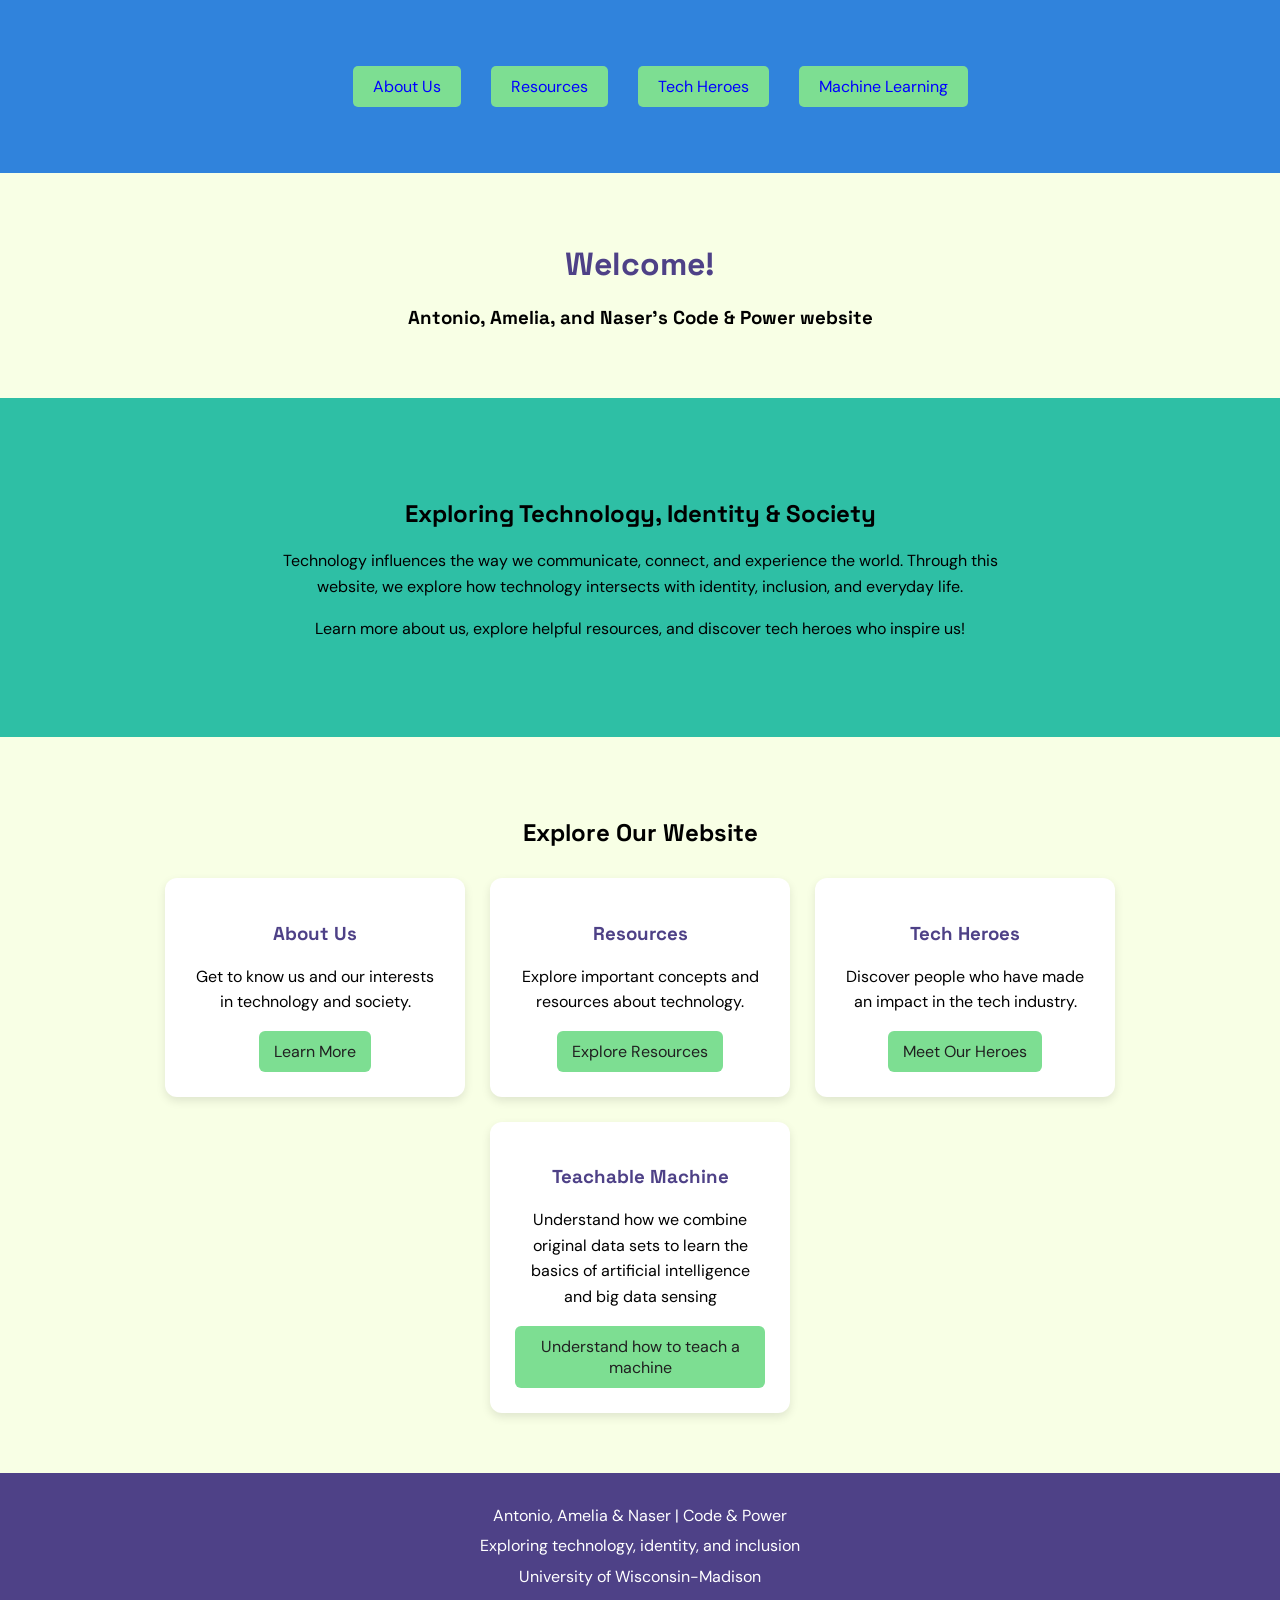
<file: index.html>
<!DOCTYPE html>
<html lang="en">
<head>
    <meta charset="UTF-8">
    <title>Project #2</title>
	<!--Links this page to the style page AC-->
    <link rel="stylesheet" href="styles.css">
</head>
	
<!-- This is the splash/welcome page AR -->
<body class="index"> 
	
	<!-- The navigation bar AR -->
    <nav aria-label="Main navigation" class="site-nav">
        <ul>
			<!-- Link to the About Us page AR -->
            <li><a class="nav-button" href="aboutus.html">About Us</a></li> <!--Class so we can style the specific buttons AC-->
			<!-- Link to the resources page AR -->
            <li><a class="nav-button" href="resources.html">Resources</a></li> <!--Class so we can style the specific buttons AC-->
			<!-- Link to the tech heroes page AR -->
            <li><a class="nav-button" href="techheroes.html">Tech Heroes</a></li> <!--Class so we can style the specific buttons AC-->
			<!-- Link to the machine learning page AR -->
            <li><a class="nav-button" href="machinelearning.html">Machine Learning</a></li> <!--Class so we can style the specific buttons AC-->
        </ul>
    </nav>
	
	<!-- The main header and first impression of the website AR -->
	<header class="welcome">
	    <h1>Welcome!</h1>
	    <h3>Antonio, Amelia, and Naser's Code & Power website</h3> <!--Smaller header to distinguish from the actual title AC-->
	</header>

    <main>
		<!-- This is the subheader AR -->
		<!-- It has a class so we can style it AC-->
	    <section class="hero">
	  		<div class="hero-content container">
			    <h2>Exploring Technology, Identity & Society</h2>
			
			    <p class="hero-subhead">
			      Technology influences the way we communicate,
			      connect, and experience the world. Through
			      this website, we explore how technology
			      intersects with identity, inclusion, and
			      everyday life.
			    </p>
			
			    <p>
			      Learn more about us, explore helpful resources,
			      and discover tech heroes who inspire us!
			    </p>
	 		 </div>
		</section>
		<section class="explore">
  		<h2>Explore Our Website</h2>

 		 <div class="card-container">
		
		    <div class="card">
		      <h3>About Us</h3>
		      <p>Get to know us and our interests
		         in technology and society.</p>
		      <a href="aboutus.html">Learn More</a>
		    </div>
		
		    <div class="card">
		      <h3>Resources</h3>
		      <p>Explore important concepts and
		         resources about technology.</p>
		      <a href="resources.html">Explore Resources</a>
		    </div>
		
		    <div class="card">
		      <h3>Tech Heroes</h3>
		      <p>Discover people who have made
		         an impact in the tech industry.</p>
		      <a href="techheroes.html">Meet Our Heroes</a>
		    </div>

			 <div class="card">
				 <h3>Teachable Machine</h3>
				 <p>Understand how we  combine original data sets to 
					 learn the basics of artificial intelligence and big data sensing</p>
				 <a href="machinelearning.html">Understand how to teach a machine</a>
			 </div>
		
		  </div>
</section>
    </main>
	<footer>
	  <p>Antonio, Amelia & Naser | Code & Power</p>
	  <p>Exploring technology, identity, and inclusion</p>
	  <p>University of Wisconsin-Madison</p>
	</footer>
</body>
</html>
</file>
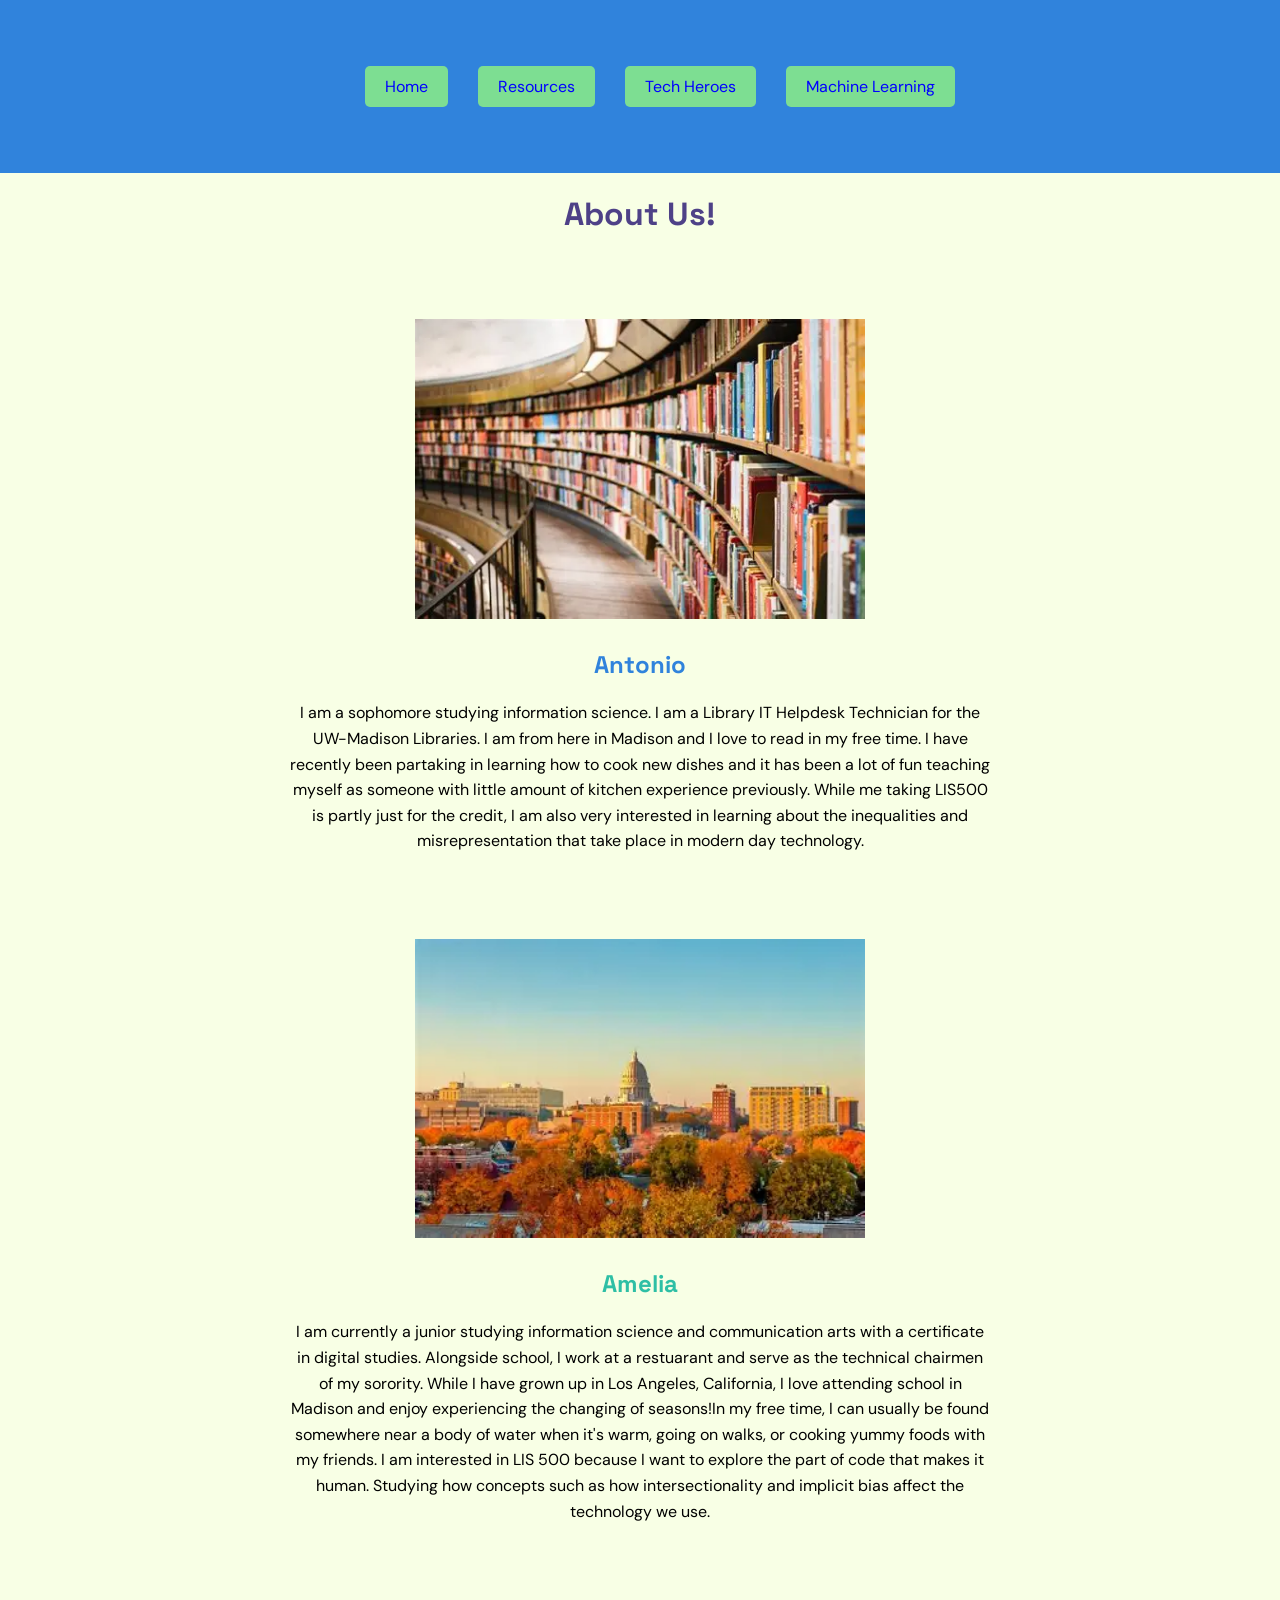
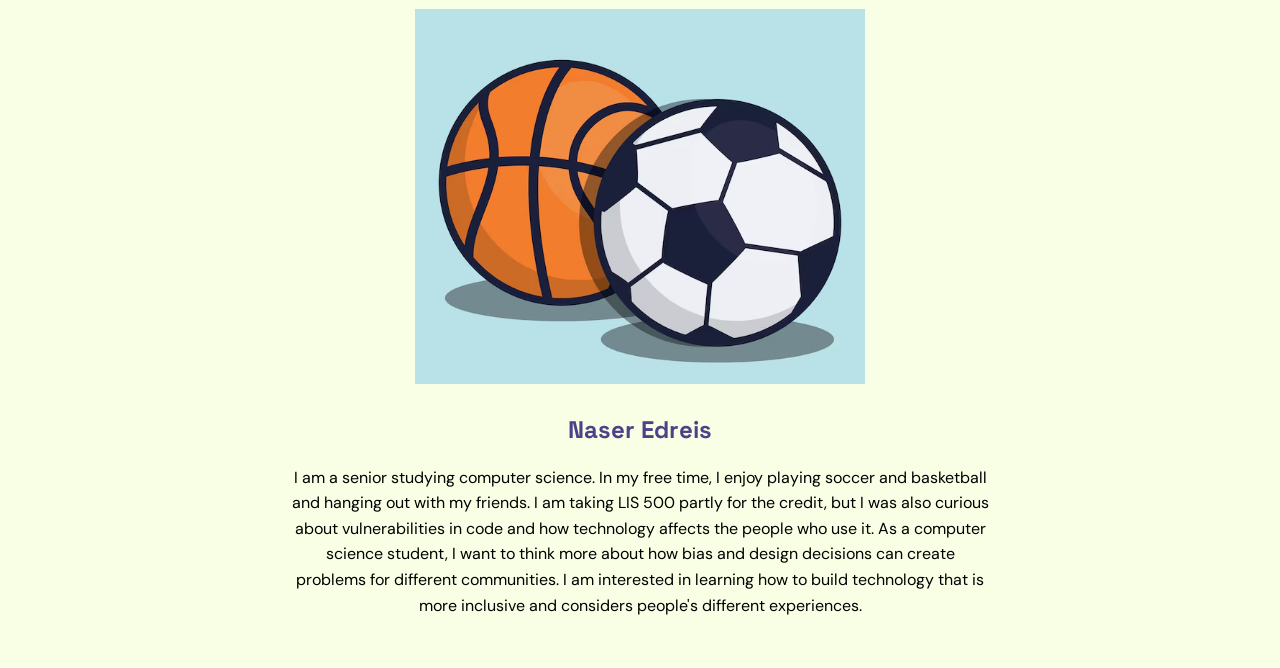
<file: aboutus.html>
<!DOCTYPE html>
<html lang="en">
<head>
    <meta charset="UTF-8">
    <title>About Us</title>
    <!--Links the style sheet to this page-->
    <link rel="stylesheet" href="styles.css">
</head>

<!-- The About US page to tell the viewers more about ourselves and our backgrounds AR -->
<body class="about-us">

        <nav aria-label="Main navigation" class="site-nav">
        <!--unordered list of buttons for navigating the website AC-->
        <ul>
            <!--Button to the home/index page AC-->
            <li><a class="nav-button" href="index.html">Home</a></li>
            <!--Button to the resources page AC-->
            <li><a class="nav-button" href="resources.html">Resources</a></li>
            <!--Button to the tech heroes page AC-->
            <li><a class="nav-button" href="techheroes.html">Tech Heroes</a></li>
            <!-- Link to the machine learning page AR -->
            <li><a class="nav-button" href="machinelearning.html">Machine Learning</a></li> 
        </ul>
    </nav>

    <main>
        <!-- About US header AR -->
      <h1>
            About Us!
        </h1>
        <!-- Antonio's 'about us' section AR -->
         <img class="about-image" src="library-shelf.webp" alt="Library Bookshelf"> <!-- Image for Antonio's section AC-->
        <h2 class="Antonio-head"> <!-- Makes Antonio's header the selected color AC-->
            Antonio
        </h2>  
        <!-- paragraph explaining his background AR -->
            <p class="bio"> <!-- Gives the paragraph bio class so styles can be used AC-->
            I am a sophomore studying information science. I am a Library IT Helpdesk Technician for the UW-Madison Libraries. I am from here in Madison and I love to read in my free time. I have recently been partaking in learning how to cook new dishes and it has been a lot of fun teaching myself as someone with little amount of kitchen experience previously. While me taking LIS500 is partly just for the credit, I am also very interested in learning about the inequalities and misrepresentation that take place in modern day technology.
            </p>
        <!-- Amelia's 'about us' section AR -->
        <img class="about-image" src="madison-fall.webp" alt="View of Madison during Fall"> <!-- Image for Amelia's section AC-->
        <h2 class="Amelia-head"> <!-- Makes Amelia's header the selected color AC-->
            Amelia
        </h2>
        <!-- paragraph explaining her background AR -->
            <p class="bio"> <!-- Gives the paragraph bio class so styles can be used AC-->
            I am currently a junior studying information science and communication arts with a certificate in digital studies. Alongside school, I work at a restuarant and serve as the technical chairmen of my sorority. While I have grown up in Los Angeles, California, I love attending school in Madison and enjoy experiencing the changing of seasons!In my free time, I can usually be found somewhere near a body of water when it's warm, going on walks, or cooking yummy foods with my friends. I am interested in LIS 500 because I want to explore the part of code that makes it human. Studying how concepts such as how intersectionality and implicit bias affect the technology we use.  
            </p>
        <!-- Naser's about us section NE -->
        <!-- Soccer and basketball image for Naser's section NE -->
        <img class="about-image" src="soccer-basketball.png" alt="Illustration of a basketball and a soccer ball">
        <h2 class="Naser-head">Naser Edreis</h2>
        <!-- Background, interests, and reasons for taking LIS 500 NE -->
        <p class="bio">
            I am a senior studying computer science. In my free time, I enjoy playing soccer and basketball and hanging out with my friends. I am taking LIS 500 partly for the credit, but I was also curious about vulnerabilities in code and how technology affects the people who use it. As a computer science student, I want to think more about how bias and design decisions can create problems for different communities. I am interested in learning how to build technology that is more inclusive and considers people's different experiences.
        </p>
    </main>
</body>
</file>
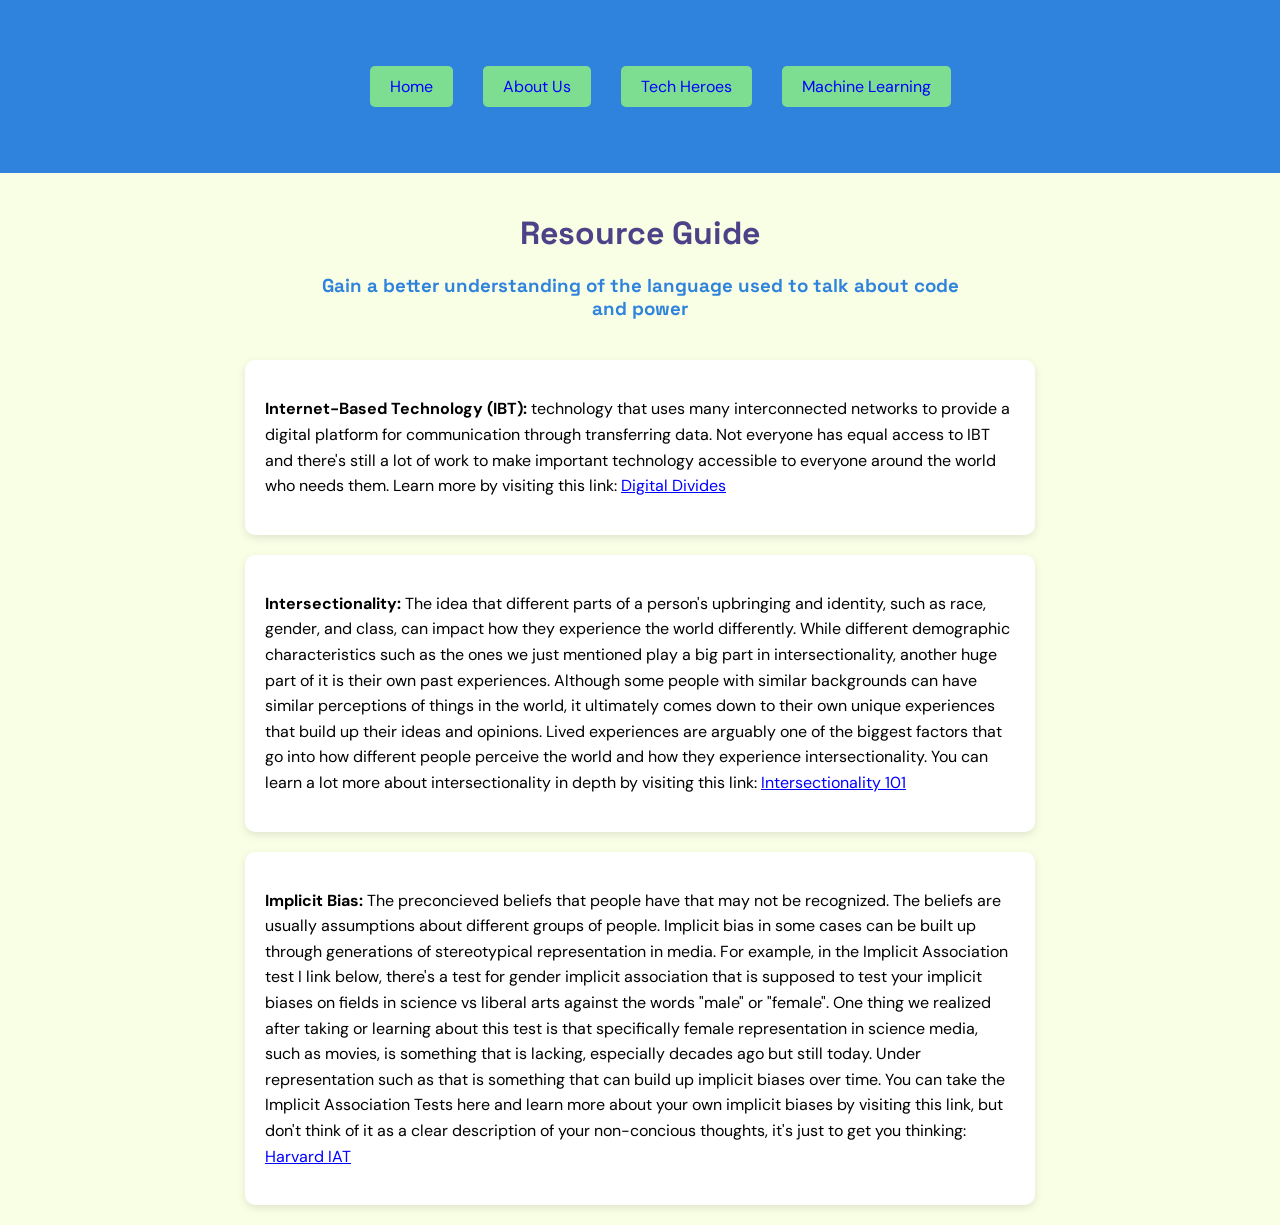
<file: resources.html>
<!DOCTYPE html>
<html lang="en">
<head>
    <meta charset="UTF-8">
    <title>Project #2</title>
    <link rel="stylesheet" href="styles.css">
</head>
<!-- This is the resources page/guide AR -->
<body class="resources"> 

      <nav aria-label="Main navigation" class="site-nav">
        <!--unordered list for navigation buttons AC-->
        <ul>
            <!--The button for the home/index page AC-->
            <li><a class="nav-button" href="index.html">Home</a></li>
            <!--The button for the about us page AC-->
            <li><a class="nav-button" href="aboutus.html">About Us</a></li>
            <!--The button for the tech heroes page AC-->
            <li><a class="nav-button" href="techheroes.html">Tech Heroes</a></li>
            <!-- Link to the machine learning page AR -->
            <li><a class="nav-button" href="machinelearning.html">Machine Learning</a></li>
        </ul>
    </nav>

    <!-- Resources header AR -->
    <h1>
        Resource Guide
    </h1>
    <!-- Resouurces subheader AR -->
    
    <h3>
      Gain a better understanding of the language used
      to talk about code and power
    </h3>
    <main>
        
    <!-- Definitions that provide more insight on code and power AR -->
    <!-- Each denifition term is bolded AR -->
        
        <!-- definition for internet based technology AR -->
        <!-- class to seperate each definition into a box AR -->
        
        <div class="definition-box">
            <p>
              <strong>Internet-Based Technology (IBT):</strong>
                technology that uses many interconnected networks to provide a digital platform for communication through transferring data. Not everyone has equal access to IBT and there's still a lot of work to make important technology accessible to everyone around the world who needs them. Learn more by visiting this link:
              <!--A link to the OECD website on digital divides AC-->
              <a target="_blank" href="https://www.oecd.org/en/topics/digital-divides.html">Digital Divides</a>
            </p>
        </div>

        <div class="definition-box">
        <!-- Definition for intersectionality AR -->
        <p> 
          <strong>Intersectionality:</strong> 
            The idea that different parts of a person's upbringing and identity, such as race, gender, and class, can impact how they experience the world differently. While different demographic characteristics such as the ones we just mentioned play a big part in intersectionality, another huge part of it is their own past experiences. Although some people with similar backgrounds can have similar perceptions of things in the world, it ultimately comes down to their own unique experiences that build up their ideas and opinions. Lived experiences are arguably one of the biggest factors that go into how different people perceive the world and how they experience intersectionality. You can learn a lot more about intersectionality in depth by visiting this link:
          <!-- A link to human rights careers website on Intersectionality 101 AC-->
           <a target="_blank" href="https://www.humanrightscareers.com/issues/intersectionality-101-definition-facts-and-examples/">Intersectionality 101</a>
        </p>
        </div>

        <div class="definition-box">
        <!-- Definition for Implplicit Bias AR -->
        <p>
          <strong>Implicit Bias:</strong>
            The preconcieved beliefs that people have that may not be recognized. The beliefs are usually assumptions about different groups of people. Implicit bias in some cases can be built up through generations of stereotypical representation in media. For example, in the Implicit Association test I link below, there's a test for gender implicit association that is supposed to test your implicit biases on fields in science vs liberal arts against the words "male" or "female". One thing we realized after taking or learning about this test is that specifically female representation in science media, such as movies, is something that is lacking, especially decades ago but still today. Under representation such as that is something that can build up implicit biases over time.  You can take the Implicit Association Tests here and learn more about your own implicit biases by visiting this link, but don't think of it as a clear description of your non-concious thoughts, it's just to get you thinking:
          <!--A link to the harvard implicit association tests AC-->
          <a target="_blank" href="https://implicit.harvard.edu/implicit/selectatest.html">Harvard IAT</a>
        </p>
        </div>
        
    </main>
</body>
</file>
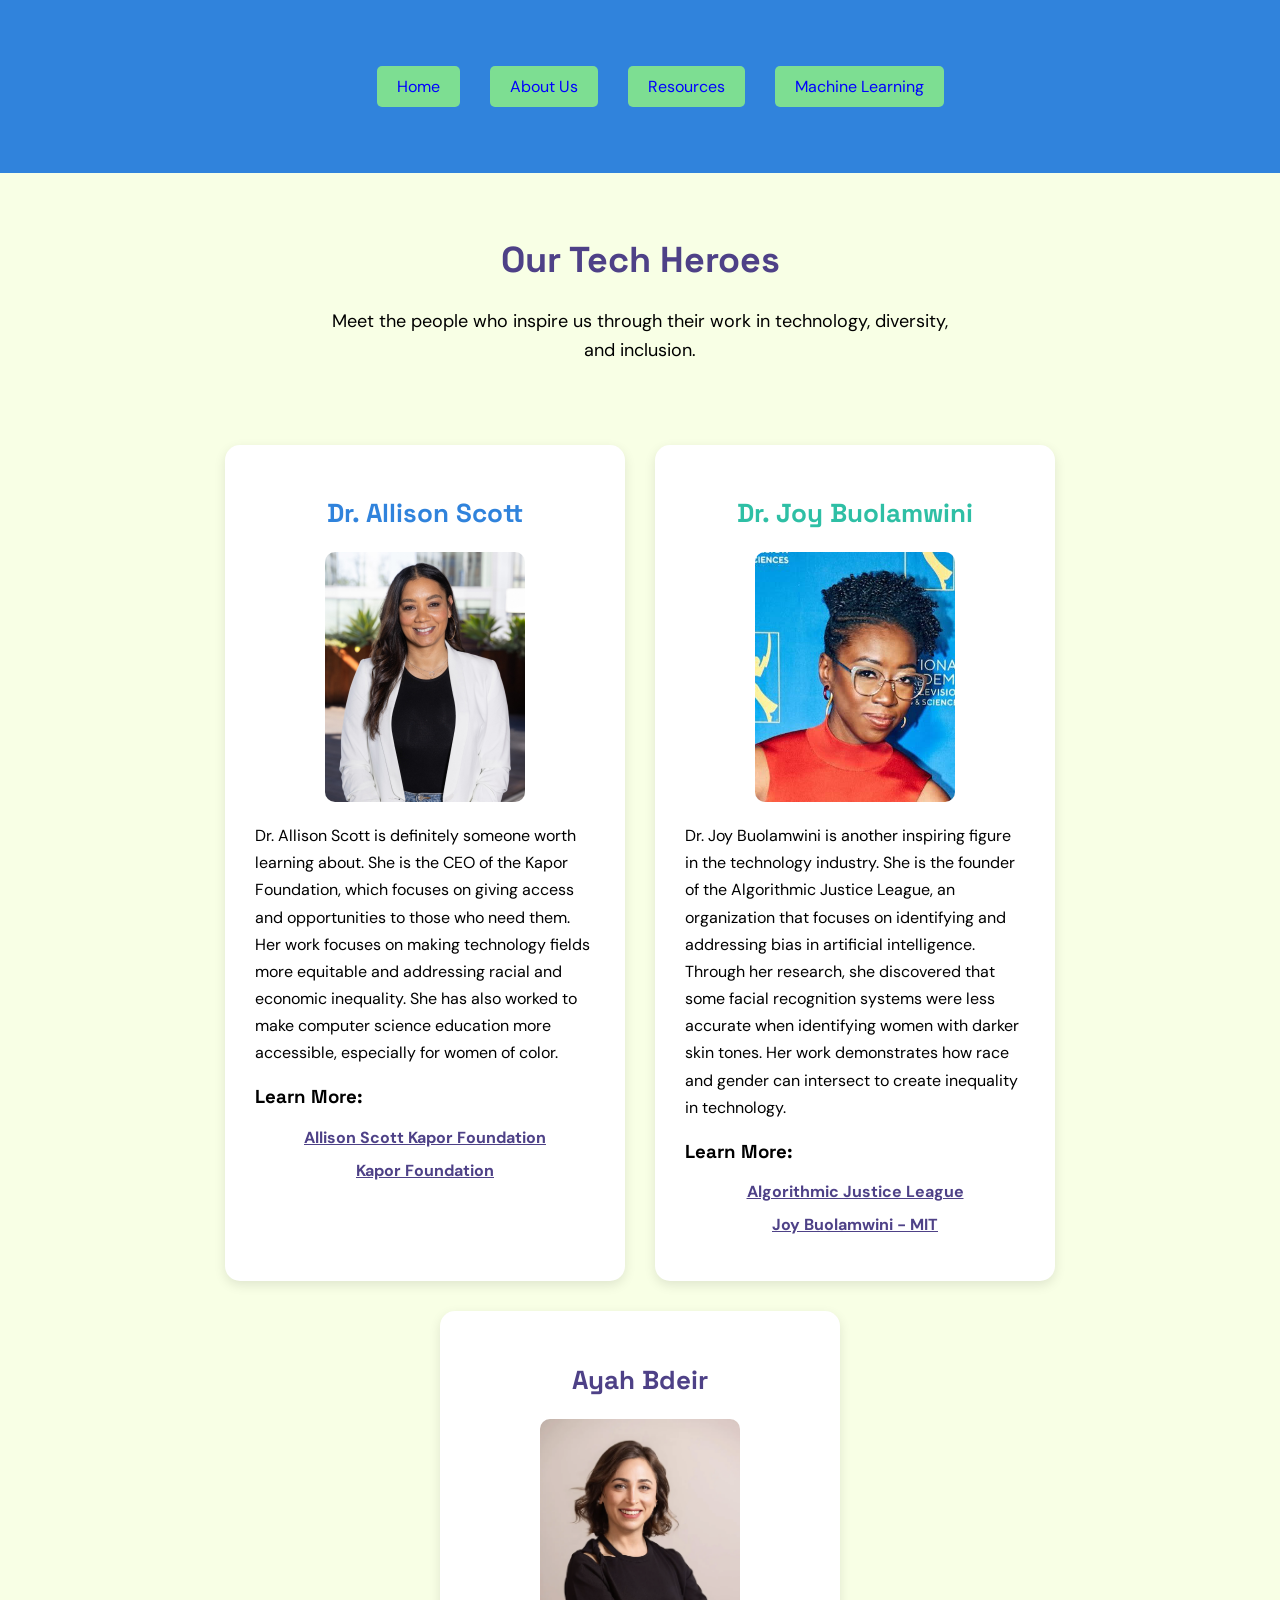
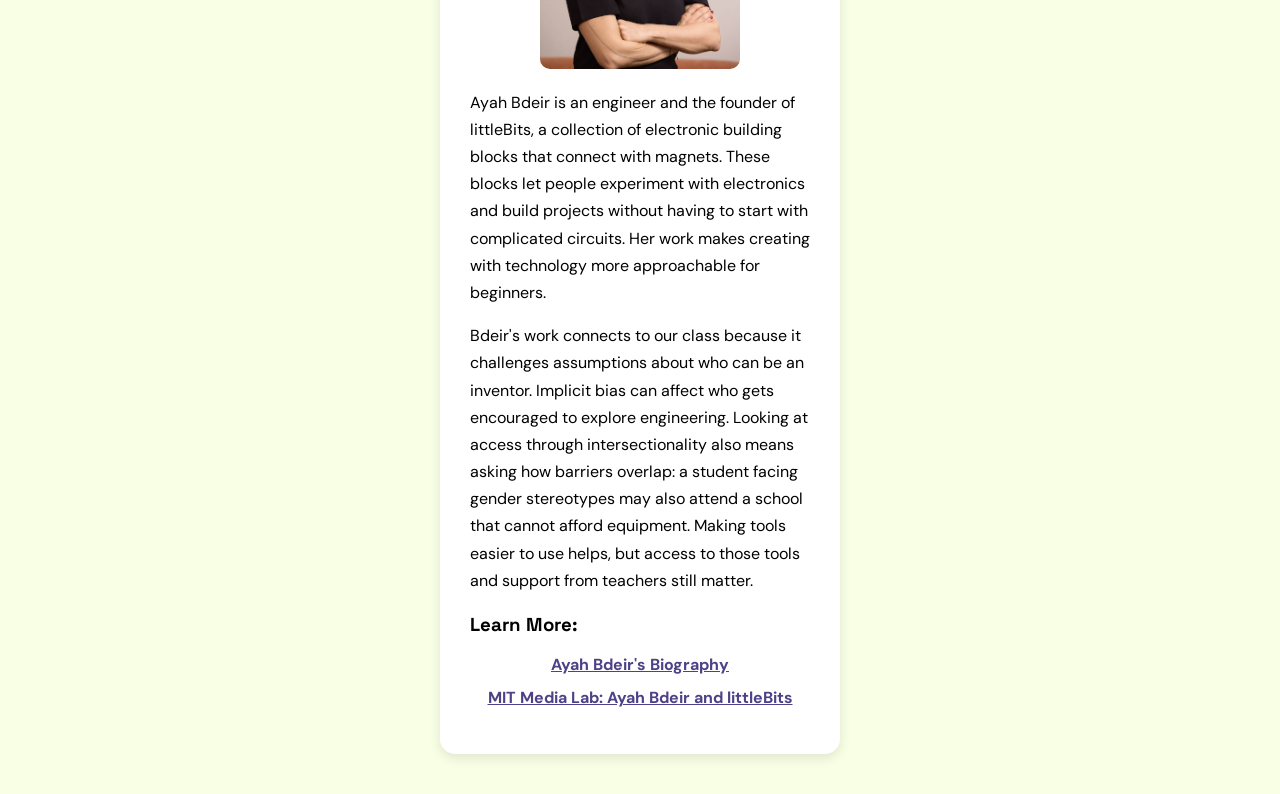
<file: techheroes.html>
<!DOCTYPE html>
<html lang="en">
<head>
    <meta charset="UTF-8">
    <title>Project #2</title>
    <link rel="stylesheet" href="styles.css"> 
</head>

<!-- Our tech heroes page page AR -->
<body class="tech-heroes">

      <nav aria-label="Main navigation" class="site-nav">
        <ul>
            <!--The button for home/index page AC-->
            <li><a class="nav-button" href="index.html">Home</a></li>
            <!--The button for the about us page AC-->
            <li><a class="nav-button" href="aboutus.html">About Us</a></li>
            <!-- The button for the resources page AC-->
            <li><a class="nav-button" href="resources.html">Resources</a></li>
            <!-- Link to the machine learning page AR -->
            <li><a class="nav-button" href="machinelearning.html">Machine Learning</a></li>
        </ul>
    </nav>

      <!-- Page heading AR-->
      <header class="heroes-header">
        <h1>Our Tech Heroes</h1>
        <p>
          Meet the people who inspire us through
          their work in technology, diversity,
          and inclusion.
        </p>
      </header>

    <main>
    <!-- Container for our tech heroes AR -->
      <section class="heroes-container">
    
        <!-- First Tech Hero: Allison Scott AR-->
        <article class="hero-card">
    
          <h2 class="Antonio-head">Dr. Allison Scott</h2>
            <!--Image of Allison Scott AC-->
            <!-- Alternate text for broken link or if image does not load for some reason AC-->
            <img src="Allison.Scott_.jpg" alt="Image of Allison Scott">
            
            <!--Description of Allison Scott AC-->
            <!--Class makes it so we can style this paragraph AC-->
        <p>
            Dr. Allison Scott is definitely someone worth learning about. She is the CEO of the Kapor Foundation, which focuses on giving access and opportunities to those who need them. Her work focuses on making technology fields more equitable and addressing racial and economic inequality. She has also worked to make computer science education more accessible, especially for women of color.
          </p>

        <!-- helpful links for Allison Scott AR-->
      <h3>Learn More:</h3>

            <!--unordered list for links AC-->
            <!--Class so we can style these links AC-->
            <ul class="hero-links">
                <!--Link to Allison Scott page on Kapor Foundation Website AC-->
                <li><a target="_blank" href="https://www.kaporcenter.org/team/allison-scott-phd/" target="_blank">Allison Scott Kapor Foundation</a></li>
                <!--Link to Kapor Foundation Website AC-->
                <li><a target="_blank" href="https://kaporfoundation.org/">Kapor Foundation</a></li>
            </ul>

            </article>

    <!-- Second Tech Hero: Joy Buolamwini AR -->
    <article class="hero-card">

      <h2 class="Amelia-head">Dr. Joy Buolamwini</h2>

        <!-- picture of Dr Joy AR -->
      <img src="Joy.Buolamwini.jpeg"
           alt="Portrait of Dr. Joy Buolamwini">

     <!-- info about Dr Joy AR-->  
        <p>
            Dr. Joy Buolamwini is another inspiring figure in the technology industry. She is the founder of the Algorithmic Justice League, an organization that focuses on identifying and addressing bias in artificial intelligence. Through her research, she discovered that some facial recognition systems were less accurate when identifying women with darker skin tones. Her work demonstrates how race and gender can intersect to create inequality in technology.
        </p>

      <!-- helpful links for Dr JOy AR-->  
      <h3>Learn More:</h3>

      <ul class="hero-links">
        <li>
          <a href="https://www.ajl.org/"
             target="_blank" rel="noopener noreferrer">
            Algorithmic Justice League
          </a>
        </li>
        <li>
          <a href="https://www.media.mit.edu/people/joyab/overview/"
             target="_blank" rel="noopener noreferrer">
            Joy Buolamwini - MIT
          </a>
        </li>
      </ul>

    </article>

    <!-- Third Tech Hero: Ayah Bdeir NE -->
    <article class="hero-card">
      <h2 class="Naser-head">Ayah Bdeir</h2>
      <!-- Portrait of Ayah Bdeir NE -->
      <img src="Ayah.Bdeir.png" alt="Portrait of Ayah Bdeir">

      <!-- Background on Ayah Bdeir and her work with littleBits NE -->
      <p>
        Ayah Bdeir is an engineer and the founder of littleBits, a collection of electronic building blocks that connect with magnets. These blocks let people experiment with electronics and build projects without having to start with complicated circuits. Her work makes creating with technology more approachable for beginners.
      </p>

      <!-- Connection to implicit bias and intersectionality NE -->
      <p>
        Bdeir's work connects to our class because it challenges assumptions about who can be an inventor. Implicit bias can affect who gets encouraged to explore engineering. Looking at access through intersectionality also means asking how barriers overlap: a student facing gender stereotypes may also attend a school that cannot afford equipment. Making tools easier to use helps, but access to those tools and support from teachers still matter.
      </p>

      <!-- Sources for learning more about her work NE -->
      <h3>Learn More:</h3>
      <ul class="hero-links">
        <li><a href="https://ayahbdeir.com/biography/" target="_blank" rel="noopener noreferrer">Ayah Bdeir's Biography</a></li>
        <li><a href="https://www.media.mit.edu/events/ayah-bdeir-littlebits/" target="_blank" rel="noopener noreferrer">MIT Media Lab: Ayah Bdeir and littleBits</a></li>
      </ul>
    </article>

  </section>

</main>
</body>
</html>
</file>
<file: styles.css>
/*
  Color Pallette AC
  Light Yellow/background: #F8FFE5
  Dusty Grape: #4E4187
  Brilliant Azure: #3083DC
  Light Green: #7DDE92
  Ocean Mist: #2EBFA5
*/

@import url('https://fonts.googleapis.com/css2?family=DM+Sans&family=Space+Grotesk:wght@500;600;700&display=swap');

.about-us, .resources, .tech-heroes {
  background-color: #F8FFE5; /* Makes the background of the pages a light yellow AC*/
}

h1 {
  color: #4E4187; /* Makes h1 have Dusty Grape color AC*/
  text-align: center; /* Centers h1 AC*/
}

body {
  font-family: 'DM Sans', sans-serif; /* changes font of body text AC*/
}

h1, h2, h3 {
  font-family: 'Space Grotesk', sans-serif; /*changes font of headers AC*/
}

p {
  line-height: 1.6; /* Makes line spacing bigger so it's easier to read AC*/
}

.Antonio-head {
  color: #3083DC; /* Makes headers with this class the Brilliant Azure color AC*/
  text-align: center;
}

.Amelia-head {
  color: #2EBFA5; /* Makes headers with this class the Ocean Mist color AC*/
  text-align: center;
}

.bio { 
  text-align: center; /* Center aligns AC*/
  max-width: 700px; 
  margin: 0 auto 50px; /* Gives space on the sides and below the bios while keeping center aligned AC*/
}

.about-image {
  width: 450px;
  height: auto;
  margin: 80px auto 25px; /* Margin for spacing out the page AC*/
}

.site-nav ul {
  display: flex; /* Makes links horizontal AC*/
  gap: 30px; /* Puts a gap between the links AC*/
  list-style: none; /* Gets rid of the bullets AC*/
  justify-content: center; /* Center aligns the links AC*/
}

.site-nav {
  background-color: #3083DC; /*background color for links block on home AC*/
  padding: 50px 20px; 
}

.site-nav a {
  display: inline-block;
  transition: transform 0.2s;
}

.site-nav a:hover {
  transform: scale(1.1); /*Makes nav buttons grow when hovered over AC*/
}

.index {
  text-align: center; /* Aligns text on index page to center AC*/
}

.welcome {
  padding: 50px;
}

.welcome {
  background-color: #F8FFE5; /*background color for Welcome block AC*/
}

.hero {
  background-color: #2EBFA5;
  text-align: center;
  padding: 80px 30px;
}

.hero-content {
  max-width: 750px;
  margin: 0 auto;
}

footer {
  background-color: #4E4187;
  color: white;
  text-align: center;
  padding: 25px;
}

footer p {
  margin: 5px;
}

p a:hover {
  color: red; /* links are red when hovered over AC*/
}

a:visited {
  color: #4E4187; /*visited links turn purple AC*/
}

a:link {
  color: blue /*default link color AC*/
}

body {
  margin: 0;
}

.nav-button {
  background-color: #7DDE92; /*home button colors AC*/
  padding: 10px 20px;
  text-decoration: none; /*gets rid of bullets AC*/
  border-radius: 5px;
}

.hero-text {
  text-align: center;
  padding: 5px 500px 25px 500px;
}
.explore {
  background-color: #F8FFE5;
  padding: 60px 20px;
  text-align: center;
}

.card-container {
  display: flex;
  justify-content: center;
  gap: 25px;
  flex-wrap: wrap;
  margin-top: 30px;
}

.card {
  background-color: white;
  padding: 25px;
  width: 250px;
  border-radius: 12px;
  box-shadow: 0 4px 10px rgba(0,0,0,0.1);
}

.card h3 {
  color: #4E4187;
}

.card a {
  display: inline-block;
  background-color: #7DDE92;
  color: #202020;
  padding: 10px 15px;
  border-radius: 6px;
  text-decoration: none;
}

.card:hover {
  transform: translateY(-5px);
  transition: 0.3s;
}

img {
  display: block;
  margin: 0 auto; /*center aligns AC*/
  padding: 5px 50px;
  height: 500px;
}

.Allison-title {
  text-align: center;
  padding: 5px 50px;
}

.hero-links {
  list-style: none; /*gets rid of bullets AC*/
  text-align: center;
}

.hero-links a:hover {
color: red; /*hovered over links are red AC*/
}
/* Tech Heroes Page Heading AR */
.heroes-header {
  text-align: center;
  padding: 40px 20px;
  background-color: #F8FFE5;
}

.heroes-header h1 {
  color: #4E4187;
  font-size: 36px;
}

.heroes-header p {
  font-size: 18px;
  max-width: 650px;
  margin: 0 auto;
}

/* Container for Both Heroes AR*/
/* Places both tech hero cards next to each other AR*/
/* Creates space between cards AR*/
.heroes-container {
  display: flex;
  justify-content: center;
  align-items: stretch;
  gap: 30px;
  padding: 40px 20px;
  flex-wrap: wrap;
}

/* Individual Hero Cards */
.hero-card {
  background-color: white;
  width: 400px;
  max-width: 100%;
  padding: 30px;
  border-radius: 15px;
  box-shadow: 0 4px 12px rgba(0,0,0,0.1);
  box-sizing: border-box;
}

/* Tech Hero Names */
.hero-card h2 {
  text-align: center;
  font-size: 26px;
}

/* Hero Images */
.hero-card img {
  display: block;
  width: 200px;
  height: 250px;
  object-fit: cover;
  border-radius: 10px;
  margin: 20px auto;
  padding: 0;
}

/* Description Paragraphs */
.hero-card p {
  text-align: left;
  line-height: 1.7;
  font-size: 16px;
}

/* Links */
.hero-card .hero-links {
  list-style: none;
  padding: 0;
  text-align: center;
}

.hero-card .hero-links li {
  margin-bottom: 12px;
}

.hero-card .hero-links a {
  color: #4E4187;
  font-weight: bold;
}

.hero-card .hero-links a:hover {
  color: #3083DC;
  text-decoration: underline;
}

/* Hover Effect on Cards */
.hero-card:hover {
  transform: translateY(-5px);
  transition: 0.3s;
}

/* Smaller Screen Layout */
@media (max-width: 600px) {
  .heroes-container {
    flex-direction: column;
    align-items: center;
  }

  .hero-card {
    width: 100%;
  }
}
.intersectionality-section {
  background-color: #2EBFA5;
  text-align: center;
  padding: 50px 30px;
}

.intersectionality-section h2 {
  color: #4E4187;
}

.intersectionality-section p {
  max-width: 750px;
  margin: 0 auto;
  line-height: 1.8;
}

.definition-box {
  background-color: white;
  padding: 20px;
  margin: 20px auto;
  max-width: 750px;
  border-radius: 10px;
  box-shadow: 0 3px 8px rgba(0,0,0,0.1);
  text-align: left;
}

.resources h1 {
  color: #4E4187;
  text-align: center;
  margin-top: 40px;
}

.resources > h3 {
  text-align: center;
  color: #3083DC;
  margin: 15px auto 40px;
  max-width: 650px;
  padding: 0 20px;
}

.resources-subtitle {
  text-align: center;
  color: #3083DC;
  font-size: 18px;
  margin: 15px auto 40px;
  max-width: 650px;
  padding: 0 20px;
}

/* Naser's name and Tech Hero heading use the existing Grape color NE */
.Naser-head {
  color: #4E4187;
  text-align: center;
}

/* ASL Classifier Page */
.asl-classifier {
    text-align: center;
    margin: 30px auto;
}

/* Camera display */
.classifier-canvas {
    display: block;
    margin-left: auto;
    margin-right: auto;
    border-radius: 12px;
}
/* Camera Toggle Button AC */
#camera-toggle {
    background-color: #4E4187;
    color: white;
    padding: 12px 25px;
    border: none;
    border-radius: 8px;
    font-family: 'DM Sans', sans-serif;
    font-size: 16px;
    font-weight: bold;
    cursor: pointer;
    margin: 20px auto;
    display: block;
}

/* Camera button hover effect AC */
#camera-toggle:hover {
    background-color: #3083DC;
}

/* Spelling Section */
.spelling-section {
    background-color: white;
    max-width: 750px;
    margin: 15px auto;
    padding: 15px;
    border-radius: 10px;
    box-shadow: 0 3px 8px rgba(0,0,0,0.1);
}

.spelling-section h2 {
    color: #4E4187;
}

#spelling-toggle, #clear-letters {
    background-color: #4E4187;
    color: white;
    padding: 10px 20px;
    border: none;
    border-radius: 5px;
    cursor: pointer;
    margin: 10px;
}

#spelling-toggle:hover,
#clear-letters:hover {
    background-color: #3083DC;
}

#spelled-letters {
    font-size: 24px;
    font-weight: bold;
    color: #4E4187;
    min-height: 35px;
    margin: 15px;
}

.video-container {
    max-width: 900px;
    margin: 30px auto;
}

.video-container video {
    width: 100%;
    aspect-ratio: 16 / 9;
    height: auto;
    display: block;
    background: black;
}
</file>
